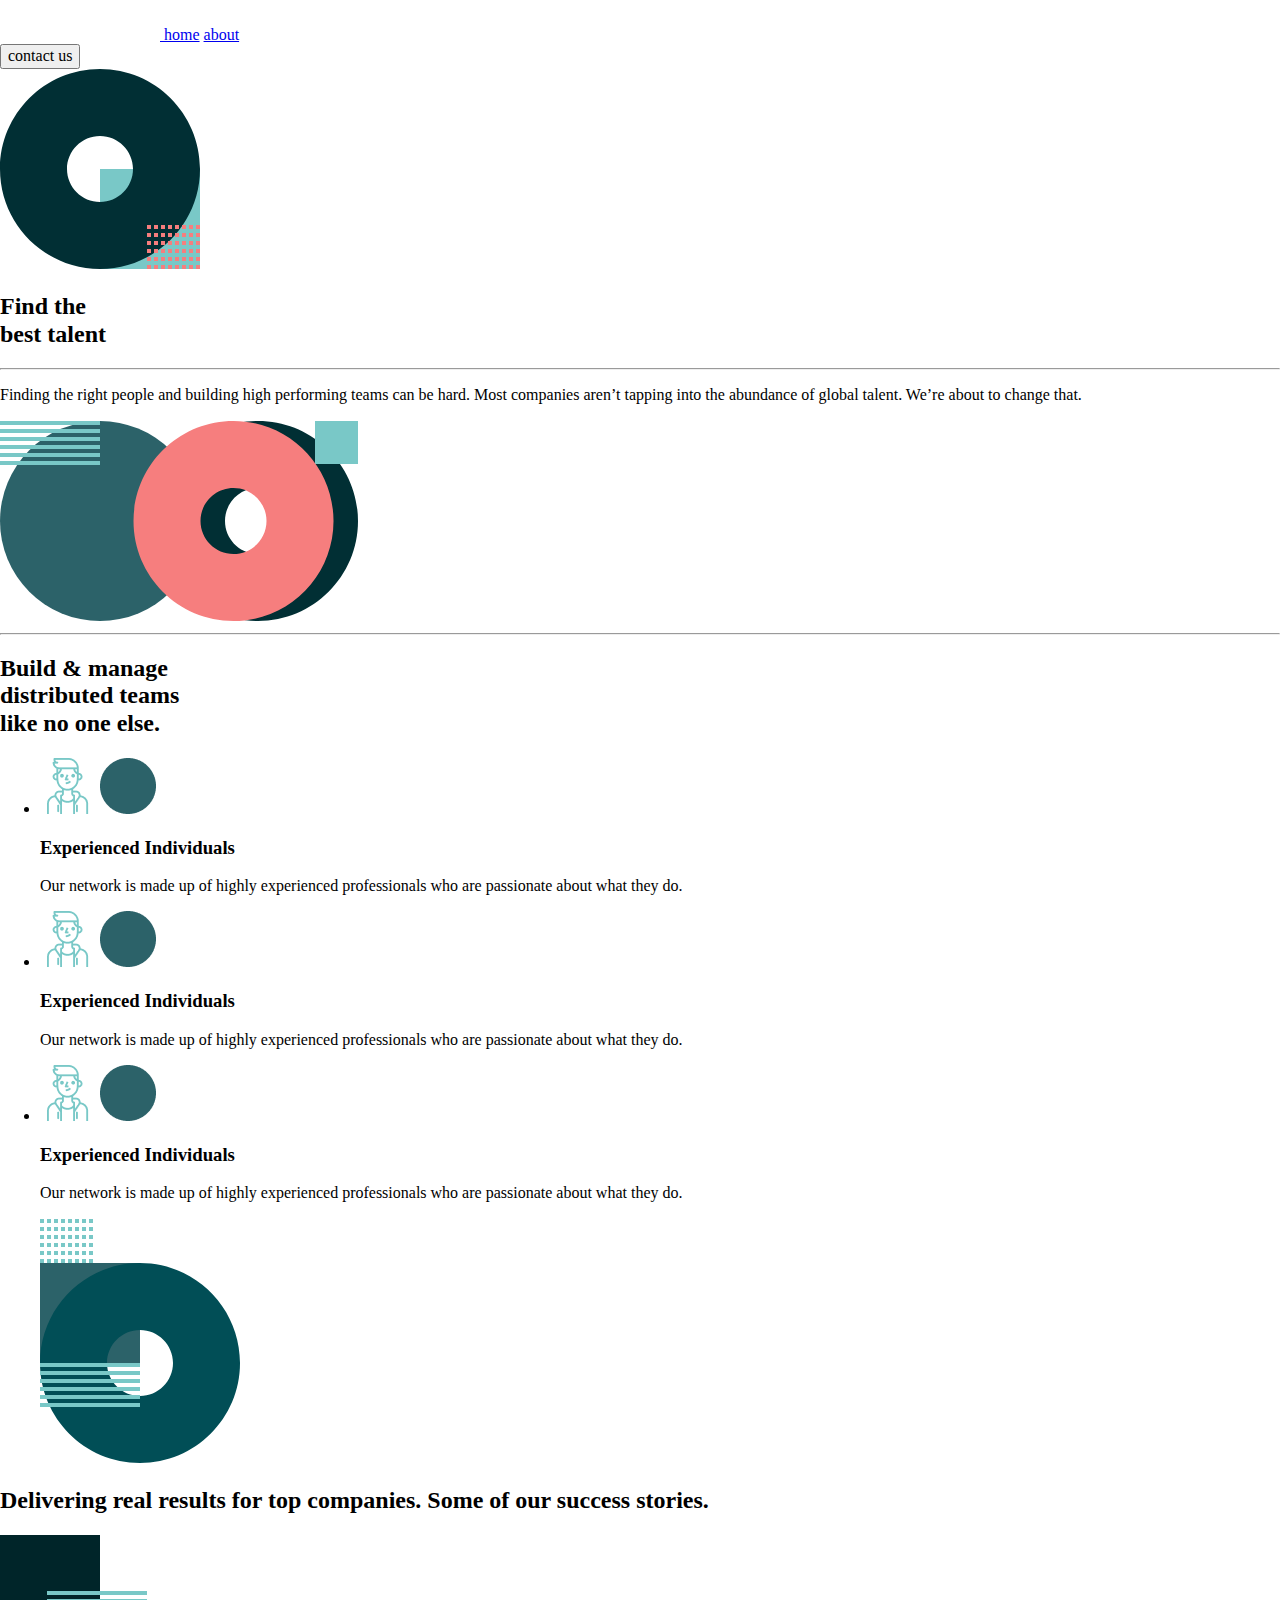
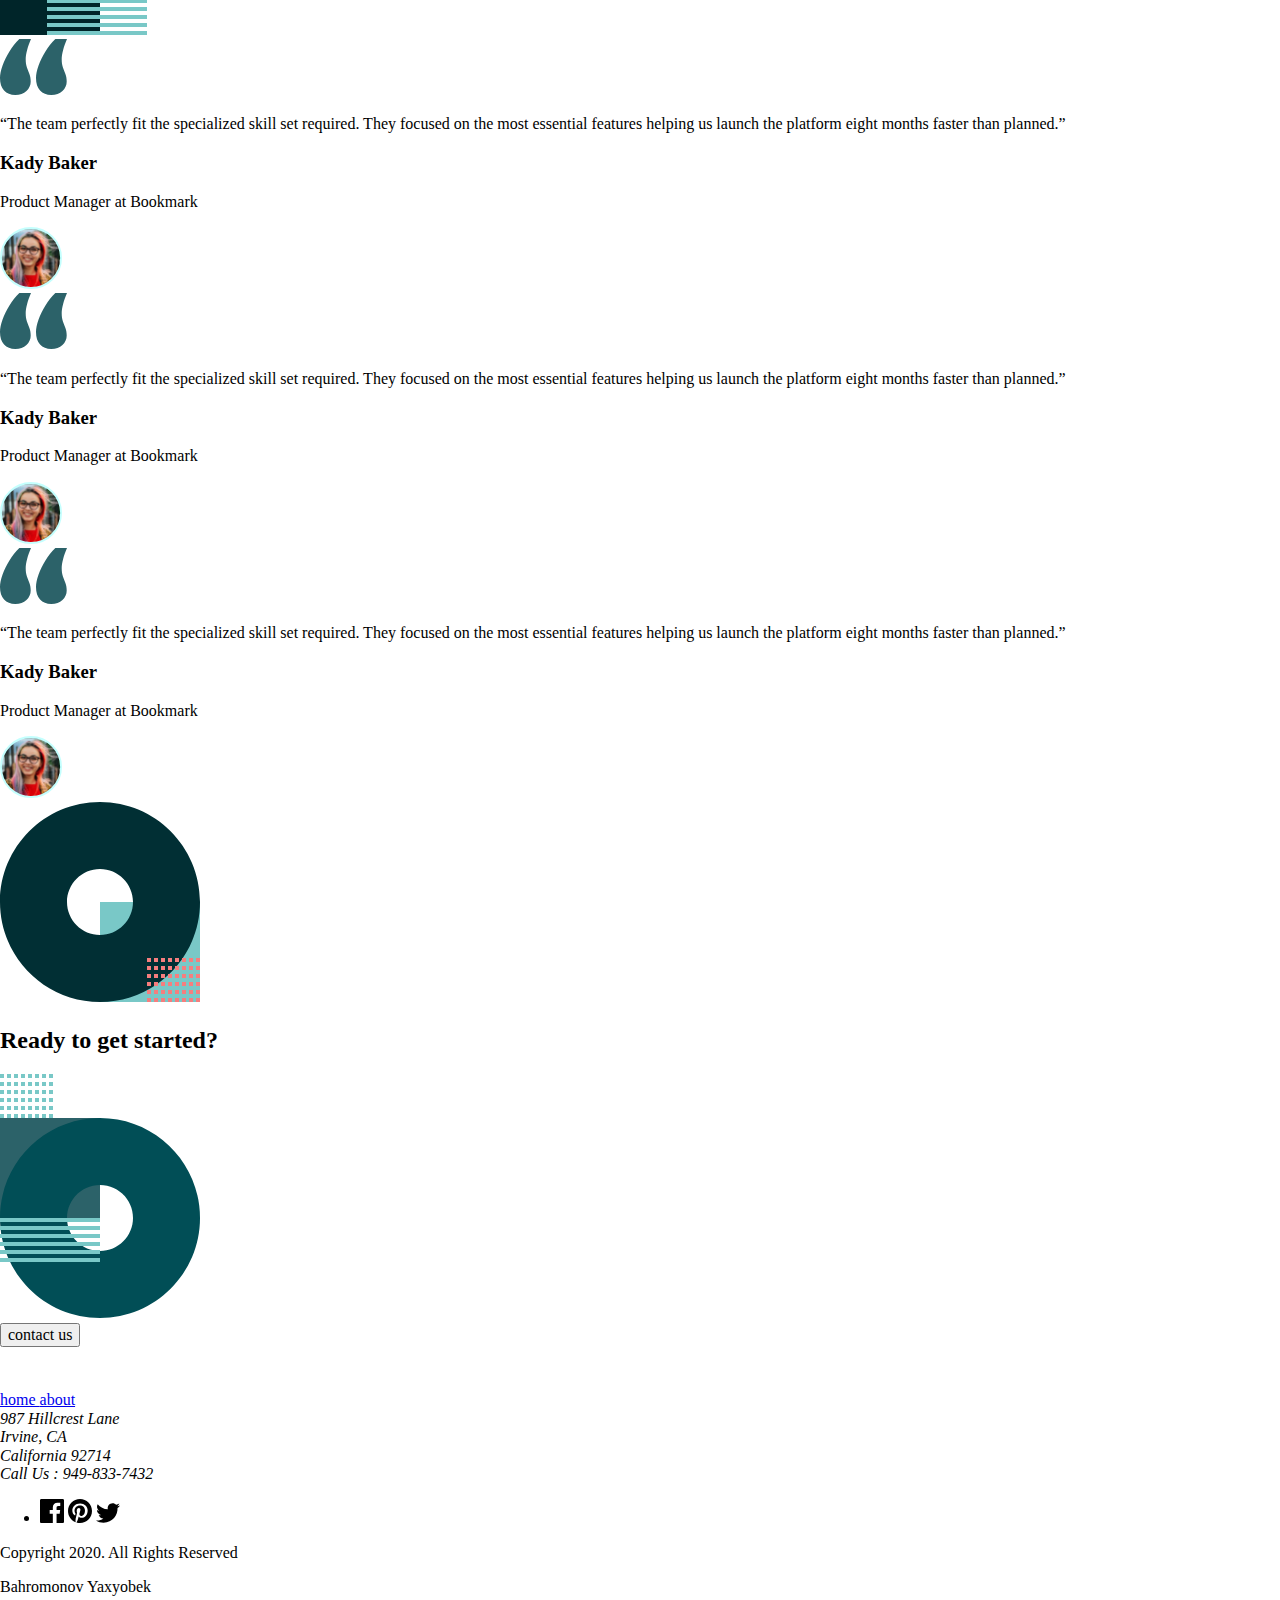
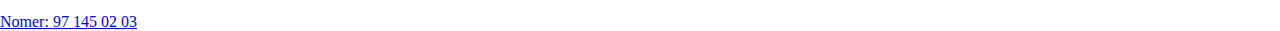
<file: index.html>
<!DOCTYPE html>
<html lang="uz">
<head>
    <meta charset="UTF-8">
    <meta http-equiv="X-UA-Compatible" content="IE=edge">
    <meta name="viewport" content="width=device-width, initial-scale=1.0">
    <title>myteam</title>
    <link rel="preconnect" href="https://fonts.googleapis.com">
    <link rel="preconnect" href="https://fonts.gstatic.com" crossorigin>
    <link href="https://fonts.googleapis.com/css2?family=Livvic:wght@600;700&display=swap" rel="stylesheet">
    <link rel="stylesheet" href="./css/noralize.css">
    <!-- <link rel="stylesheet" href="./css/style.css"> -->
</head>
<body>
    <!-- header -->
    <header class="header">
        <div class="container header__list"> 
            <!-- home about img -->
            <div class="header__list-home-about">
                <!-- header logo -->
                <a href="index.html" class="header__list-logo">
                    <img src="./img/myteam.png" alt="maytem" class="header__list-img">
                </a>
                <!-- home -->
                <a href="index.html" class="header__home home">home</a>
                <!-- about -->
                <a href="about.html" class="header__about about">about</a>
            </div>
            <!-- header btn -->
            <div class="header__btn">
                <a href="contact.html">
                    <button class="btn-green" type="submit">contact us</button>
                </a>
            </div>
        </div>
       
        <!-- hero -->
        <section class="hero container">
            <img class="hero__black" src="./img/black.svg" alt="" aria-hidden="true" width="200" height="200">
            <!-- Find the -->
            <div class="find__the">
                <h2 class="hero__h2">Find the <br> best <span class="hero__span">talent</span> </h2>
            </div>
            <!-- Finding -->
            <div class="hero__finding">
                <hr class="hero__hr">
                <div class="hero__text">
                    <p class="hero__poragrf">Finding the right people and building high performing teams can be hard. Most companies aren’t tapping into the abundance of global talent. We’re about to change that.</p>
                </div>
            </div>
            <img src="./img/red.svg" alt="" class="hero__pink">
        </section>
    </header>
    
    <!-- Main -->
    <main class="main ">
        <div class=" main__bulid-color">
            <!-- Bulid color -->
            <div class="bulid-container">
                <hr class="main__bosh-hr">
                <div class="main__ishlov">
                    <div class="main__bulid">
                        <h2 class="poragrf">Build & manage <br> distributed teams <br> like no one else.</h2>
                    </div>
                    <!-- Main ul-li -->
                    <ul class="main__ul">
                        <li class="mani__ul-li li">
                            <div class="main__img">
                                <img src="./img/odam.png" alt="odam" class="li-img">
                                <img src="./img/Oval Copy 4.png" alt="oval" class="li-img-oval">
                            </div>
                            <div class="main__indiviuals">
                                <h3 class="main__indiviuals-h3">Experienced Individuals</h3>
                                <div class="main__indiviuals-our">
                                    <p class="main__indiviuals-poragrf">Our network is made up of highly experienced professionals who are passionate about what they do.</p>
                                </div>
                            </div>
                        </li>
                        <!-- Li-2 -->
                        <li class="mani__ul-li li">
                            <div class="main__img">
                                <img src="./img/odam.png" alt="odam" class="li-img">
                                <img src="./img/Oval Copy 4.png" alt="oval" class="li-img-oval">
                            </div>
                            <div class="main__indiviuals">
                                <h3 class="main__indiviuals-h3">Experienced Individuals</h3>
                                <div class="main__indiviuals-our">
                                    <p class="main__indiviuals-poragrf">Our network is made up of highly experienced professionals who are passionate about what they do.</p>
                                </div>
                            </div>
                        </li>
                        <!-- Li-3 -->
                        <li class="mani__ul-li li">
                            <div class="main__img">
                                <img src="./img/odam.png" alt="odam" class="li-img">
                                <img src="./img/Oval Copy 4.png" alt="oval" class="li-img-oval">
                            </div>
                            <div class="main__indiviuals">
                                <h3 class="main__indiviuals-h3">Experienced Individuals</h3>
                                <div class="main__indiviuals-our">
                                    <p class="main__indiviuals-poragrf">Our network is made up of highly experienced professionals who are passionate about what they do.</p>
                                </div>
                            </div>
                        </li>
                        <img src="./img/green.svg" alt="" class="main__img-uch">
                    </ul>
                </div>
            </div>
        </div>
        <!-- Delivering -->
        <div class="main__delivering">
            <h2 class="main__delievring-h2">Delivering real results for top companies. Some of our  <span class="success">success stories.</span> </h2>
        </div>
        <!-- Delivering texts -->
        <div class="main__texts">
            <div class="container main__texts-team ">
                <img src="./img/reviews.svg" alt="" aria-hidden="true" class="main__tepa-img" width="147" height="100">
                <div class="main__ishlov-berish">
                    <!-- texts -->
                    <div class="main__perfectly">
                        <img src="./img/vergul.svg" alt="" class="main-texts-vergul">
                        <p class="main-the-team"> “The team perfectly fit the specialized skill set required. They focused on the most essential features helping us launch the platform eight months faster than planned.”</p>
                    </div>
                    
                    <div class="main__isishlov">
                        <div class="main__texts-kady">
                            <h3 class="main-texts-h3">Kady Baker</h3>
                            <p class="main-texts-manager">Product Manager at Bookmark</p>
                        </div>
                        <div class="main__texts-img">
                            <img src="./img/kady.svg" alt="" class="main-kady-baker" width="62" height="62">
                        </div>
                    </div>
                </div>
                <!-- texts-2 -->
                <div class="main__ishlov-berish">
                    <div class="main__perfectly">
                        <img src="./img/vergul.svg" alt="" class="main-texts-vergul">
                        <p class="main-the-team"> “The team perfectly fit the specialized skill set required. They focused on the most essential features helping us launch the platform eight months faster than planned.”</p>
                    </div>
                    
                    <div class="main__isishlov">
                        <div class="main__texts-kady">
                            <h3 class="main-texts-h3">Kady Baker</h3>
                            <p class="main-texts-manager">Product Manager at Bookmark</p>
                        </div>
                        <div class="main__texts-img">
                            <img src="./img/kady.svg" alt="" class="main-kady-baker" width="62" height="62">
                        </div>
                    </div>
                </div>
                <!-- texts-3 -->
                <div class="main__ishlov-berish">
                    <div class="main__perfectly">
                        <img src="./img/vergul.svg" alt="" class="main-texts-vergul">
                        <p class="main-the-team"> “The team perfectly fit the specialized skill set required. They focused on the most essential features helping us launch the platform eight months faster than planned.”</p>
                    </div>
                    
                    <div class="main__isishlov">
                        <div class="main__texts-kady">
                            <h3 class="main-texts-h3">Kady Baker</h3>
                            <p class="main-texts-manager">Product Manager at Bookmark</p>
                        </div>
                        <div class="main__texts-img">
                            <img src="./img/kady.svg" alt="" class="main-kady-baker" width="62" height="62">
                        </div>
                    </div>
                </div>
                <img src="./img/black.svg" alt="" aria-hidden="true" class="main__past-img" width="200" height="200">
            </div>
        </div>
    
        <!-- Ready -->
        <div class="main__ready">
            <div class="main__to-get-btn">
                <div class="main__started">
                    <h2 class="main__started-h2">Ready to get started?</h2>
                </div>
                <img src="./img/green.svg" alt="" aria-hidden="true" class="main__ready-img">
                <div class="main__psat-btn">
                    <a href="contact.html">
                        <button class="main__btn-pink">contact us</button>
                    </a>
                </div>
            </div>
        </div>
    </main>
    
    <!-- Footer -->
    <footer class="footer">
        <div class="container footer__list">
            <div class="footer__list-img-home">
                <div class="footer__list-home-about">
                    <a href="index.html" class="footer-maytem">
                        <img class="footer__mytema" src="./img/myteam.png" alt="maytem" width="160" height="40">
                    </a>
                    <!-- footer home -->
                    <div class="footer__home">
                        <a href="index.html" class="footer__list-home">home </a>
                        <a href="about.html" class="footer__list-about">about</a>
                    </div>
                </div>
                <!-- Footer lane -->
                <div class="footer__lane">
                    <address class="footer__adress">
                        987  Hillcrest Lane <br>
                        Irvine, CA <br>
                        California 92714 <br>
                        Call Us : 949-833-7432
                    </address>
                </div>
            </div>
            
            <!-- footer tarmoqlar -->
            <div class="footer__tarmoqlar">
                <ul class="footer__ul">
                    <li class="footer__li">
                        <!-- tarmoqlar -->
                        <svg class="footer__faceboook" width="24" height="24" 
                        viewBox="0 0 24 24" fill="none" xmlns="http://www.w3.org/2000/svg">
                        <path d="M22.675 0H1.325C0.593 0 0 0.593 0 1.325V22.676C0 23.407 0.593 24 1.325 24H12.82V14.706H9.692V11.084H12.82V8.413C12.82 5.313 14.713 3.625 17.479 3.625C18.804 3.625 19.942 3.724 20.274 3.768V7.008L18.356 7.009C16.852 7.009 16.561 7.724 16.561 8.772V11.085H20.148L19.681 14.707H16.561V24H22.677C23.407 24 24 23.407 24 22.675V1.325C24 0.593 23.407 0 22.675 0Z" fill="currentColor"/>
                    </svg>
                    <!-- Footer__pinterest -->
                    <svg class="footer__pinterest" width="24" height="24"
                    viewBox="0 0 24 24" fill="none" xmlns="http://www.w3.org/2000/svg">
                    <path d="M12 0C5.373 0 0 5.372 0 12C0 17.084 3.163 21.426 7.627 23.174C7.522 22.225 7.427 20.769 7.669 19.733C7.887 18.796 9.076 13.768 9.076 13.768C9.076 13.768 8.717 13.049 8.717 11.986C8.717 10.318 9.684 9.072 10.888 9.072C11.911 9.072 12.406 9.841 12.406 10.762C12.406 11.791 11.751 13.33 11.412 14.757C11.129 15.951 12.011 16.926 13.189 16.926C15.322 16.926 16.961 14.677 16.961 11.431C16.961 8.558 14.897 6.549 11.949 6.549C8.535 6.549 6.531 9.11 6.531 11.756C6.531 12.787 6.928 13.894 7.424 14.494C7.522 14.613 7.536 14.718 7.507 14.839L7.174 16.199C7.121 16.419 7 16.466 6.772 16.36C5.273 15.662 4.336 13.471 4.336 11.711C4.336 7.926 7.086 4.449 12.265 4.449C16.428 4.449 19.663 7.416 19.663 11.38C19.663 15.516 17.056 18.844 13.436 18.844C12.22 18.844 11.077 18.213 10.686 17.466L9.938 20.319C9.667 21.362 8.936 22.669 8.446 23.465C9.57 23.812 10.763 24 12 24C18.627 24 24 18.627 24 12C24 5.372 18.627 0 12 0Z" fill="currentColor"/>
                </svg>
                <!-- Footer twitter -->
                <svg class="footer__twitter" width="24" height="20"
                viewBox="0 0 24 20" fill="none" xmlns="http://www.w3.org/2000/svg">
                <path d="M24 2.55699C23.117 2.94899 22.168 3.21299 21.172 3.33199C22.189 2.72299 22.97 1.75799 23.337 0.607986C22.386 1.17199 21.332 1.58199 20.21 1.80299C19.313 0.845986 18.032 0.247986 16.616 0.247986C13.437 0.247986 11.101 3.21399 11.819 6.29299C7.728 6.08799 4.1 4.12799 1.671 1.14899C0.381 3.36199 1.002 6.25699 3.194 7.72299C2.388 7.69699 1.628 7.47599 0.965 7.10699C0.911 9.38799 2.546 11.522 4.914 11.997C4.221 12.185 3.462 12.229 2.69 12.081C3.316 14.037 5.134 15.46 7.29 15.5C5.22 17.123 2.612 17.848 0 17.54C2.179 18.937 4.768 19.752 7.548 19.752C16.69 19.752 21.855 12.031 21.543 5.10599C22.505 4.41099 23.34 3.54399 24 2.55699Z" fill="currentColor"/>
            </svg>
        </li>
    </ul>
    <p class="footer__tugash">Copyright 2020. All Rights Reserved</p>
    <div class="ism-nomer">
        <p class="isim">Bahromonov Yaxyobek</p>
        <a href="tel:+998971450203" class="nomer">Nomer: <span class="nomer-span">97 145 02 03</span> </a>
    </div>
</div>
</div>
</footer>

</body>
</html>
</file>
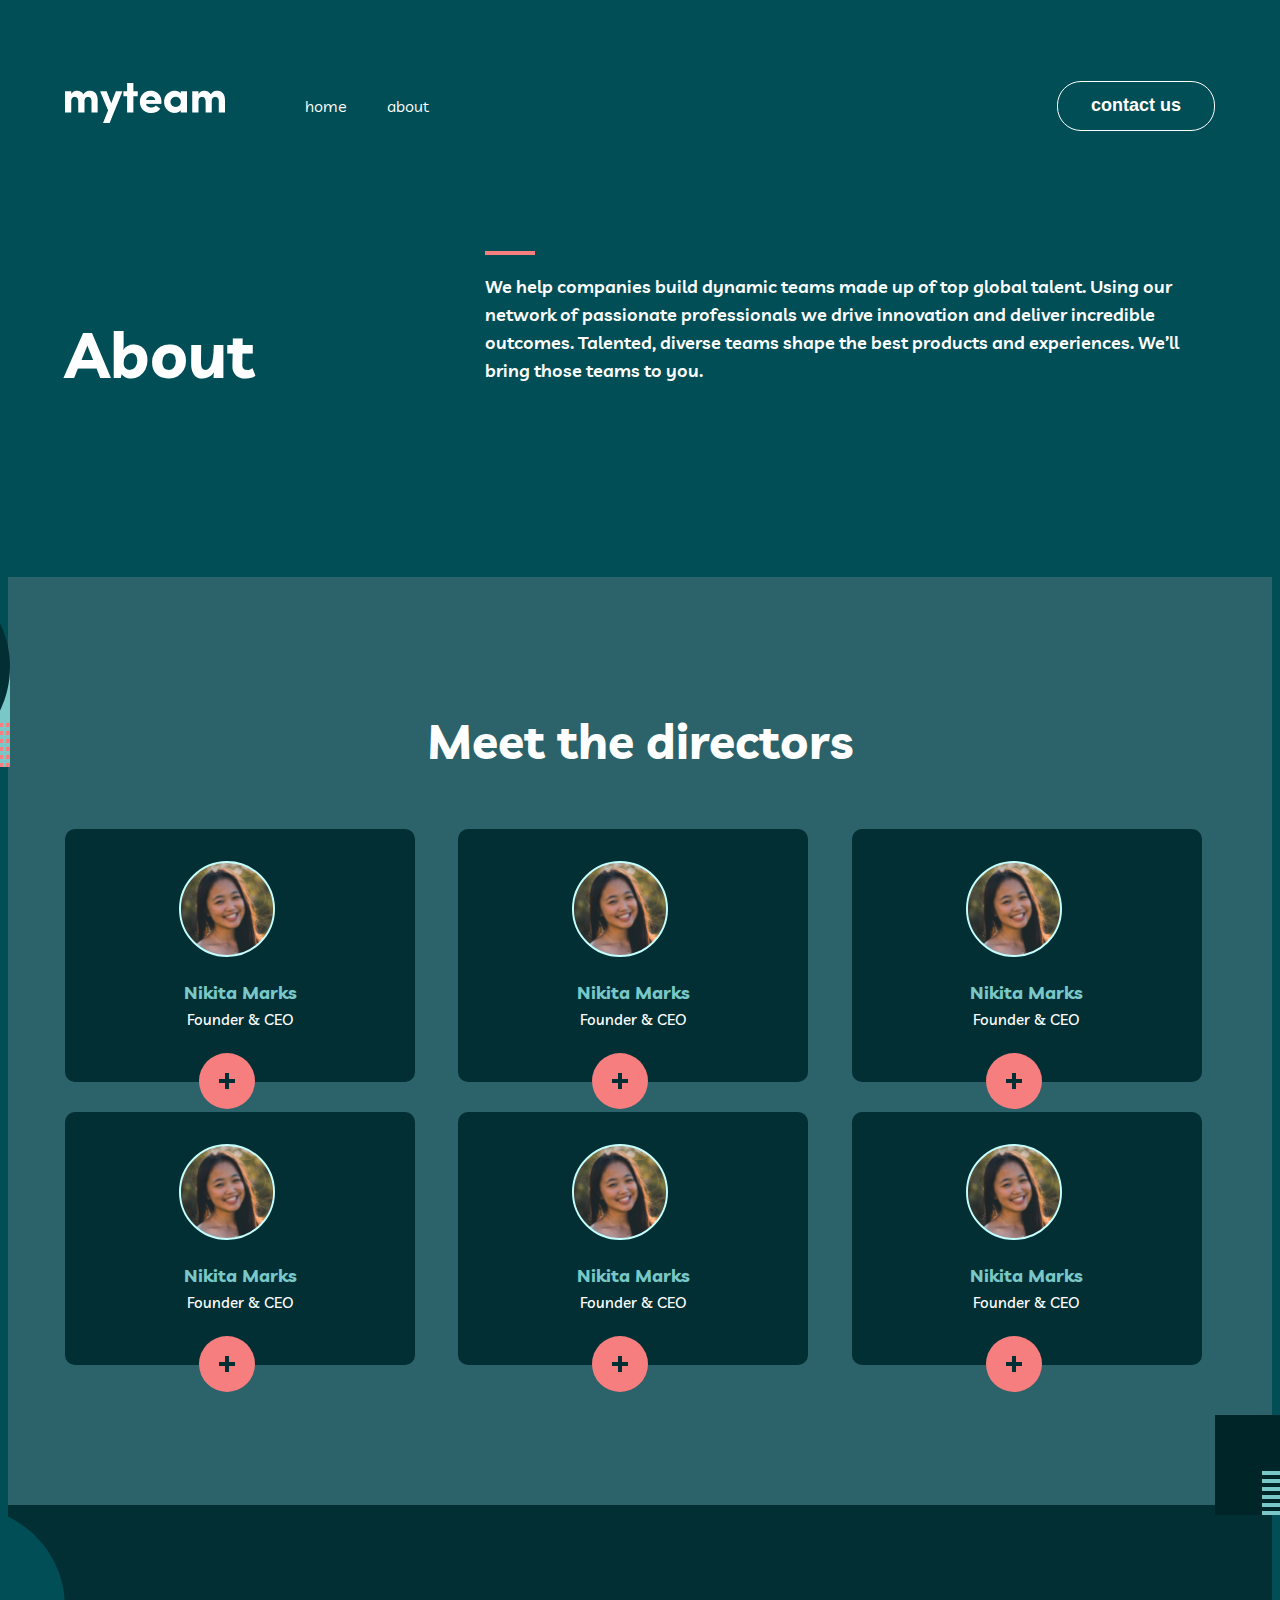
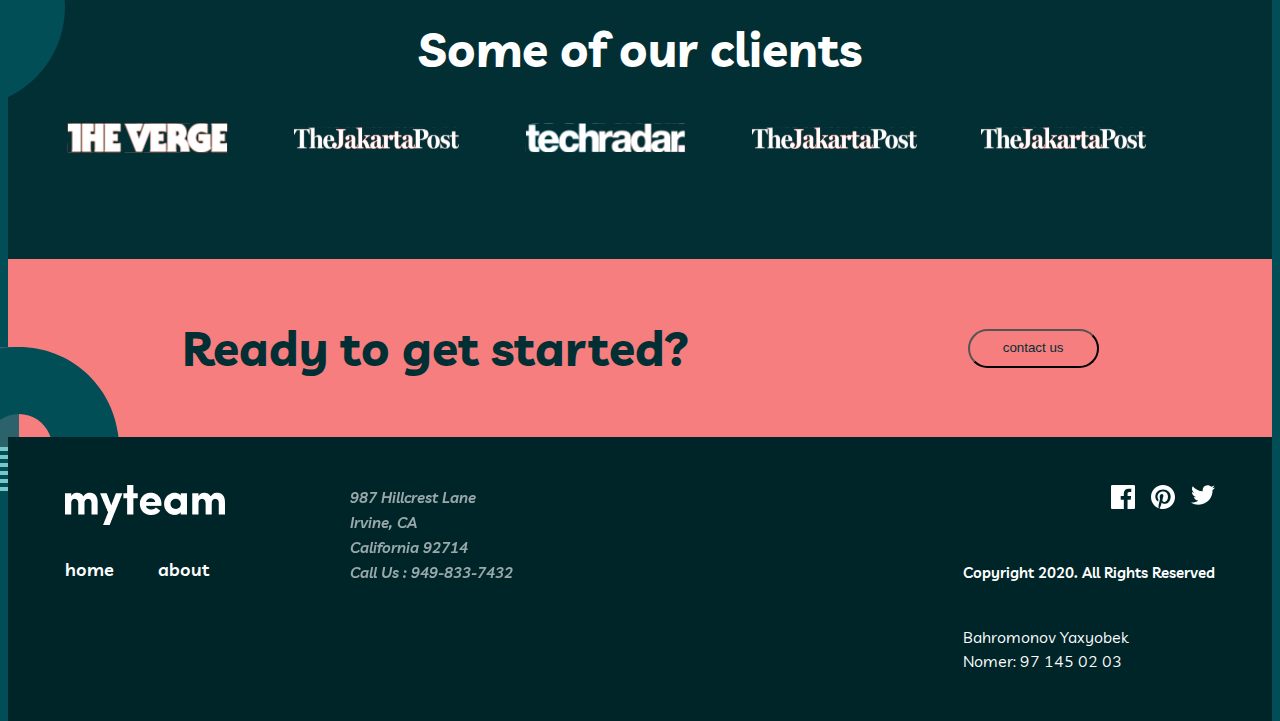
<file: about.html>
<!DOCTYPE html>
<html lang="uz">
<head>
    <meta charset="UTF-8">
    <meta http-equiv="X-UA-Compatible" content="IE=edge">
    <meta name="viewport" content="width=device-width, initial-scale=1.0">
    <title>myteam</title>
    <link rel="preconnect" href="https://fonts.googleapis.com">
    <link rel="preconnect" href="https://fonts.gstatic.com" crossorigin>
    <link href="https://fonts.googleapis.com/css2?family=Livvic:wght@600;700&display=swap" rel="stylesheet">
    <link rel="stylesheet" href="./css/style.css">
</head>
<body>
<!-- About - Desktop -->
<!-- Header About -->
<header class="header">
    <div class="container header__list"> 
        <!-- home about img -->
        <div class="header__list-home-about">
            <!-- header logo -->
            <a href="index.html" class="header__list-logo">
                <img src="./img/myteam.png" alt="maytem" class="header__list-img">
            </a>
            <!-- home -->
            <a href="index.html" class="header__home home">home</a>
            <!-- about -->
            <a href="about.html" class="header__about about">about</a>
        </div>
        <!-- header btn -->
        <div class="header__btn">
            <a href="contact.html">
                <a href="contact.html">
                    <button class="btn-green" type="submit">contact us</button>
                </a>
            </a>
        </div>
    </div>
    
    <!-- About hero -->
    <section class="container hero__ikki">
        <div class="hero-about">
            <h2 id="about" class="hero-h2">About</h2>
        </div>
        <div class="hero-about-text">
            <hr class="hero-hr">
            <p class="hero-poro">We help companies build dynamic teams made up of top global talent. Using our network of passionate professionals we drive innovation and deliver incredible outcomes. Talented, diverse teams shape the best products and experiences. We’ll bring those teams to you.</p>
        </div>
        <img src="./img/green.svg" alt="" aria-hidden="true" class="hero-img-ikki-red">
    </section>
</header>
<!-- Main About -->
<main class="main">
    
    <div class="main__about-color">
        <!-- main about bosh h2 -->
        <div class="main__about-directors">
            <img src="./img/black.svg" class="main__directors-img" alt="" aria-hidden="true" width="200" height="200">
            <h2 class="main__meet">Meet the directors</h2>
        </div>
        <!-- 1 -->
        <div class="container main__about">
            <div class="main_about-odamlar">
                <div class="main-about-nikita-marks">
                    <img src="./img/nikita.svg" alt="nikita" class="about-nikita" width="96" height="96">
                    <div class="main-nikita-ceo">
                        <h3 class="main-marks">Nikita Marks</h3>
                        <p class="main-marks-poro">Founder & CEO</p>
                    </div>
                    <img src="./img/+++++++++.svg" alt="" aria-hidden="true" class="main-marks-pilus" width="56" height="56">
                </div>
            </div>
            <!-- 2 -->
            <div class="main_about-odamlar">
                <div class="main-about-nikita-marks">
                    <img src="./img/nikita.svg" alt="nikita" class="about-nikita" width="96" height="96">
                    <div class="main-nikita-ceo">
                        <h3 class="main-marks">Nikita Marks</h3>
                        <p class="main-marks-poro">Founder & CEO</p>
                    </div>
                    <img src="./img/+++++++++.svg" alt="" aria-hidden="true" class="main-marks-pilus" width="56" height="56">
                </div>
            </div>
            <!-- 3 -->
            <div class="main_about-odamlar">
                <div class="main-about-nikita-marks">
                    <img src="./img/nikita.svg" alt="nikita" class="about-nikita" width="96" height="96">
                    <div class="main-nikita-ceo">
                        <h3 class="main-marks">Nikita Marks</h3>
                        <p class="main-marks-poro">Founder & CEO</p>
                    </div>
                    <img src="./img/+++++++++.svg" alt="" aria-hidden="true" class="main-marks-pilus" width="56" height="56">
                </div>
            </div>
            <!-- 4 -->
            <div class="main_about-odamlar">
                <div class="main-about-nikita-marks">
                    <img src="./img/nikita.svg" alt="nikita" class="about-nikita" width="96" height="96">
                    <div class="main-nikita-ceo">
                        <h3 class="main-marks">Nikita Marks</h3>
                        <p class="main-marks-poro">Founder & CEO</p>
                    </div>
                    <img src="./img/+++++++++.svg" alt="" aria-hidden="true" class="main-marks-pilus" width="56" height="56">
                </div>
            </div>
            <!-- 5 -->
            <div class="main_about-odamlar">
                <div class="main-about-nikita-marks">
                    <img src="./img/nikita.svg" alt="nikita" class="about-nikita" width="96" height="96">
                    <div class="main-nikita-ceo">
                        <h3 class="main-marks">Nikita Marks</h3>
                        <p class="main-marks-poro">Founder & CEO</p>
                    </div>
                    <img src="./img/+++++++++.svg" alt="" aria-hidden="true" class="main-marks-pilus" width="56" height="56">
                </div>
            </div>
            <!-- 6 -->
            <div class="main_about-odamlar">
                <div class="main-about-nikita-marks">
                    <img src="./img/nikita.svg" alt="nikita" class="about-nikita" width="96" height="96">
                    <div class="main-nikita-ceo">
                        <h3 class="main-marks">Nikita Marks</h3>
                        <p class="main-marks-poro">Founder & CEO</p>
                    </div>
                    <img src="./img/+++++++++.svg" alt="" aria-hidden="true" class="main-marks-pilus" width="56" height="56">
                    <img src="./img/reviews.svg" alt="" aria-hidden="true" class="main__odamlar-img">
                </div>
            </div>
        </div>
        <!-- Some of our clients -->
        <div class="main__some-color">
            <div class="main__some">
                <h2 class="main__some-h2">Some of our clients</h2>
            </div>
            <!-- Yozuvlar -->
            <div class="main__yozuvlar container">
                <img src="./img/green.svg" alt="" aria-hidden="true" class="main__yozuvlar-img">
                <img src="./img/the-verge@2x.svg" alt=""  aria-hidden="true" class="the-verge">
                <img src="./img/the-jakarta-post@2x.svg" alt=""  aria-hidden="true" class="the-verge">
                <img src="./img/techradar@2x.svg" alt=""  aria-hidden="true" class="the-verge">
                <img src="./img/the-jakarta-post@2x.svg" alt=""  aria-hidden="true" class="the-verge">
                <img src="./img/the-jakarta-post@2x.svg" alt=""  aria-hidden="true" class="the-verge">
            </div>
        </div>
    </div>
    <!--About Ready -->
    <div class="main__ready">
        <div class="main__to-get-btn">
            <div class="main__started">
                <h2 class="main__started-h2">Ready to get started?</h2>
            </div>
            <img src="./img/green.svg" alt="" aria-hidden="true" class="main__ready-img">
            <div class="main__psat-btn">
                <a href="contact.html">
                    <button class="main__btn-pink">contact us</button>
                </a>
            </div>
        </div>
    </div>
</main>
<!-- About footer -->
<!-- Footer about -->
<footer class="footer">
    <div class="container footer__list">
        <div class="footer__list-img-home">
            <div class="footer__list-home-about">
                <a href="index.html" class="footer-maytem">
                    <img class="footer__mytema" src="./img/myteam.png" alt="maytem" width="160" height="40">
                </a>
                <!-- footer home -->
                <div class="footer__home">
                    <a href="index.html" class="footer__list-home">home </a>
                    <a href="about.html" class="footer__list-about">about</a>
                </div>
            </div>
            <!-- Footer lane -->
            <div class="footer__lane">
                <address class="footer__adress">
                    987  Hillcrest Lane <br>
                    Irvine, CA <br>
                    California 92714 <br>
                    Call Us : 949-833-7432
                </address>
            </div>
        </div>
        
        <!-- footer tarmoqlar -->
        <div class="footer__tarmoqlar">
            <ul class="footer__ul">
                <li class="footer__li">
                    <!-- tarmoqlar -->
                    <svg class="footer__faceboook" width="24" height="24" 
                    viewBox="0 0 24 24" fill="none" xmlns="http://www.w3.org/2000/svg">
                    <path d="M22.675 0H1.325C0.593 0 0 0.593 0 1.325V22.676C0 23.407 0.593 24 1.325 24H12.82V14.706H9.692V11.084H12.82V8.413C12.82 5.313 14.713 3.625 17.479 3.625C18.804 3.625 19.942 3.724 20.274 3.768V7.008L18.356 7.009C16.852 7.009 16.561 7.724 16.561 8.772V11.085H20.148L19.681 14.707H16.561V24H22.677C23.407 24 24 23.407 24 22.675V1.325C24 0.593 23.407 0 22.675 0Z" fill="currentColor"/>
                </svg>
                <!-- Footer__pinterest -->
                <svg class="footer__pinterest" width="24" height="24"
                viewBox="0 0 24 24" fill="none" xmlns="http://www.w3.org/2000/svg">
                <path d="M12 0C5.373 0 0 5.372 0 12C0 17.084 3.163 21.426 7.627 23.174C7.522 22.225 7.427 20.769 7.669 19.733C7.887 18.796 9.076 13.768 9.076 13.768C9.076 13.768 8.717 13.049 8.717 11.986C8.717 10.318 9.684 9.072 10.888 9.072C11.911 9.072 12.406 9.841 12.406 10.762C12.406 11.791 11.751 13.33 11.412 14.757C11.129 15.951 12.011 16.926 13.189 16.926C15.322 16.926 16.961 14.677 16.961 11.431C16.961 8.558 14.897 6.549 11.949 6.549C8.535 6.549 6.531 9.11 6.531 11.756C6.531 12.787 6.928 13.894 7.424 14.494C7.522 14.613 7.536 14.718 7.507 14.839L7.174 16.199C7.121 16.419 7 16.466 6.772 16.36C5.273 15.662 4.336 13.471 4.336 11.711C4.336 7.926 7.086 4.449 12.265 4.449C16.428 4.449 19.663 7.416 19.663 11.38C19.663 15.516 17.056 18.844 13.436 18.844C12.22 18.844 11.077 18.213 10.686 17.466L9.938 20.319C9.667 21.362 8.936 22.669 8.446 23.465C9.57 23.812 10.763 24 12 24C18.627 24 24 18.627 24 12C24 5.372 18.627 0 12 0Z" fill="currentColor"/>
            </svg>
            <!-- Footer twitter -->
            <svg class="footer__twitter" width="24" height="20"
            viewBox="0 0 24 20" fill="none" xmlns="http://www.w3.org/2000/svg">
            <path d="M24 2.55699C23.117 2.94899 22.168 3.21299 21.172 3.33199C22.189 2.72299 22.97 1.75799 23.337 0.607986C22.386 1.17199 21.332 1.58199 20.21 1.80299C19.313 0.845986 18.032 0.247986 16.616 0.247986C13.437 0.247986 11.101 3.21399 11.819 6.29299C7.728 6.08799 4.1 4.12799 1.671 1.14899C0.381 3.36199 1.002 6.25699 3.194 7.72299C2.388 7.69699 1.628 7.47599 0.965 7.10699C0.911 9.38799 2.546 11.522 4.914 11.997C4.221 12.185 3.462 12.229 2.69 12.081C3.316 14.037 5.134 15.46 7.29 15.5C5.22 17.123 2.612 17.848 0 17.54C2.179 18.937 4.768 19.752 7.548 19.752C16.69 19.752 21.855 12.031 21.543 5.10599C22.505 4.41099 23.34 3.54399 24 2.55699Z" fill="currentColor"/>
        </svg>
    </li>
</ul>
<p class="footer__tugash">Copyright 2020. All Rights Reserved</p>
<div class="ism-nomer">
    <p class="isim">Bahromonov Yaxyobek</p>
    <a href="tel:+998971450203" class="nomer">Nomer: <span class="nomer-span">97 145 02 03</span> </a>
</div>
</div>
</div>
</footer>


</body>
</html>
</file>
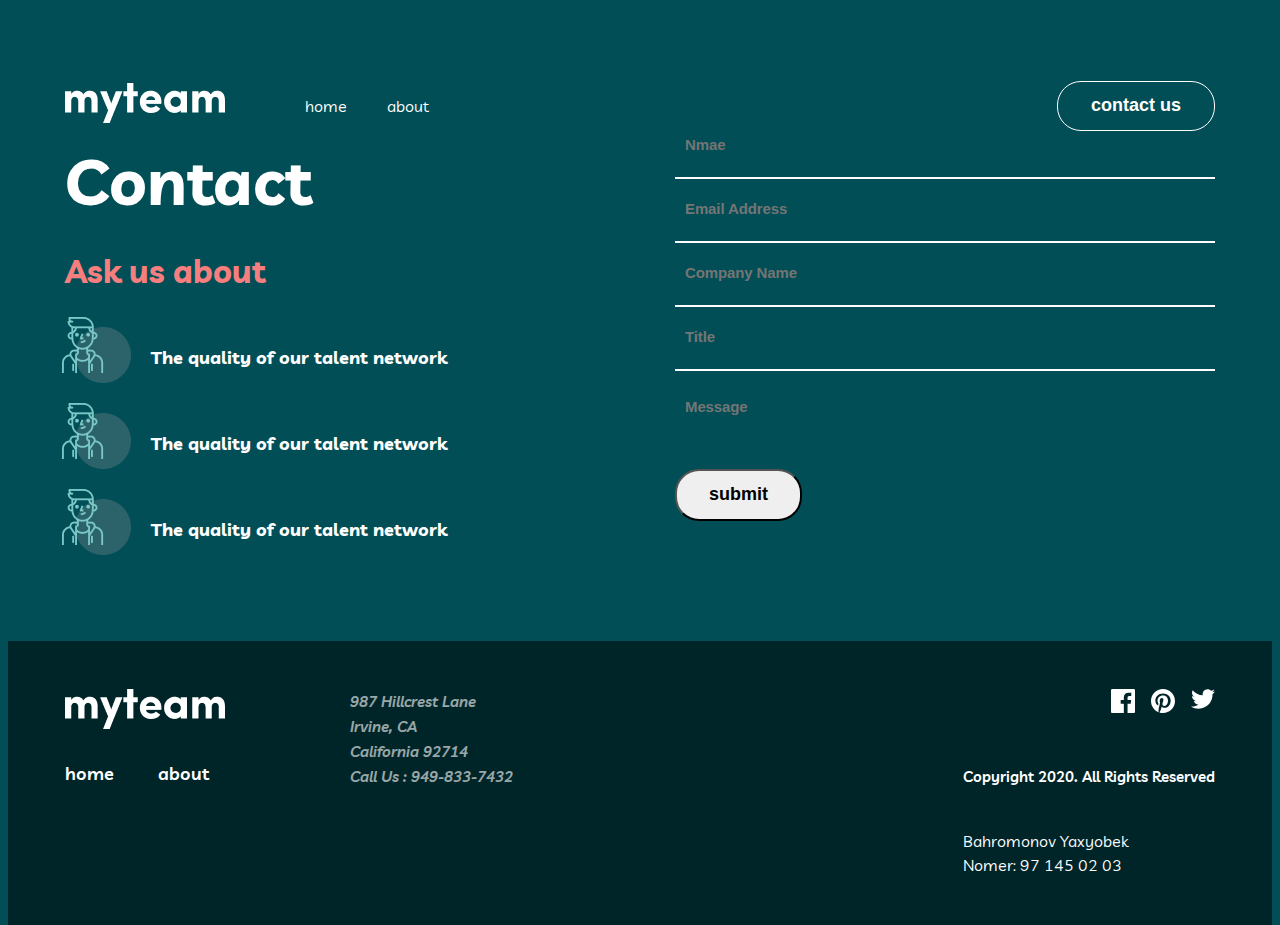
<file: contact.html>
<!DOCTYPE html>
<html lang="uz">
<head>
    <meta charset="UTF-8">
    <meta http-equiv="X-UA-Compatible" content="IE=edge">
    <meta name="viewport" content="width=device-width, initial-scale=1.0">
    <title>myteam</title>
    <link rel="preconnect" href="https://fonts.googleapis.com">
    <link rel="preconnect" href="https://fonts.gstatic.com" crossorigin>
    <link href="https://fonts.googleapis.com/css2?family=Livvic:wght@600;700&display=swap" rel="stylesheet">
    <link rel="stylesheet" href="./css/style.css">
</head>
<body>
    
    <!-- Header About -->
    <header class="header">
        <div class="container header__list"> 
            <!-- home about img -->
            <div class="header__list-home-about">
                <!-- header logo -->
                <a href="index.html" class="header__list-logo">
                    <img src="./img/myteam.png" alt="maytem" class="header__list-img">
                </a>
                <!-- home -->
                <a href="index.html" class="header__home home">home </a>
                <!-- about -->
                <a href="about.html" class="header__about about">about</a>
            </div>
            <!-- header btn -->
            <div class="header__btn">
                <button class="btn-green" type="submit">contact us</button>
            </div>
        </div>
    </header>
    <!-- Main About -->
    <main class="main">
        <section class=" container main__section">
            <div class="main__bolimlar">
                <div class="main__contact">
                    <h2 class="main-h2">Contact</h2>
                    <div class="main-ask">
                        <h3 class="main-ask-h3">Ask us about</h3>
                        <div class="main-quality">
                            <!-- Main ul-li -->
                            <ul class="main__ul">
                                <li class="mani__ulli">
                                    <div class="main__img">
                                        <img src="./img/odam.png" alt="odam" class="li-img">
                                        <img src="./img/Oval Copy 4.png" alt="oval" class="li-img-oval">
                                    </div>
                                    <div class="main__indiviuals">
                                        <div class="main__indiviuals-our">
                                            <p class="main__indiviuals-poragrfaf">The quality of our talent network</p>
                                        </div>
                                    </div>
                                </li>
                                <!-- Li-2 -->
                                <li class="mani__ulli">
                                    <div class="main__img">
                                        <img src="./img/odam.png" alt="odam" class="li-img">
                                        <img src="./img/Oval Copy 4.png" alt="oval" class="li-img-oval">
                                    </div>
                                    <div class="main__indiviuals">
                                        <div class="main__indiviuals-our">
                                            <p class="main__indiviuals-poragrfaf">The quality of our talent network</p>
                                        </div>
                                    </div>
                                </li>
                                <!-- Li-3 -->
                                <li class="mani__ul-li li">
                                    <div class="main__img">
                                        <img src="./img/odam.png" alt="odam" class="li-img">
                                        <img src="./img/Oval Copy 4.png" alt="oval" class="li-img-oval">
                                    </div>
                                    <div class="main__indiviuals">
                                        <div class="main__indiviuals-our">
                                            <p class="main__indiviuals-poragrfaf">The quality of our talent network</p>
                                        </div>
                                    </div>
                                </li>
                            </ul>
                        </div>
                    </div>
                </div>

                <div class="main__inputlar">
                    <form action="https://echo.htmlacademy.ru">
                        <div class="inputlar">
                            <input class="main-name" type="name" placeholder="Nmae" name="ismi" required >
                          
                            <input type="email" name="email" class="main-email" placeholder="Email Address" required>
                            <p class="main-field">This field is required</p>
                            <p class="main-fielda">ota gozal</p>
                          
                            <input type="text" class="company-name" name="Company Name" placeholder="Company Name" required>
                          
                            <input type="text" placeholder="Title" class="title" required>
                          
                            <input type="text" placeholder="Message" class="message" required >
                            <button class="contact__btn" type="submit">submit</button>
                        </div>
                    </form>
                </div>
            </div>
        </section>
        
    </main>
    <!-- About footer -->
    <!-- Footer about -->
    <footer class="footer">
        <div class="container footer__list">
            <div class="footer__list-img-home">
                <div class="footer__list-home-about">
                    <a href="index.html" class="footer-maytem">
                        <img class="footer__mytema" src="./img/myteam.png" alt="maytem" width="160" height="40">
                    </a>
                    <!-- footer home -->
                    <div class="footer__home">
                        <a href="index.html" class="footer__list-home">home </a>
                        <a href="about.html" class="footer__list-about">about</a>
                    </div>
                </div>
                <!-- Footer lane -->
                <div class="footer__lane">
                    <address class="footer__adress">
                        987  Hillcrest Lane <br>
                        Irvine, CA <br>
                        California 92714 <br>
                        Call Us : 949-833-7432
                    </address>
                </div>
            </div>
            
            <!-- footer tarmoqlar -->
            <div class="footer__tarmoqlar">
                <ul class="footer__ul">
                    <li class="footer__li">
                        <!-- tarmoqlar -->
                        <svg class="footer__faceboook" width="24" height="24" 
                        viewBox="0 0 24 24" fill="none" xmlns="http://www.w3.org/2000/svg">
                        <path d="M22.675 0H1.325C0.593 0 0 0.593 0 1.325V22.676C0 23.407 0.593 24 1.325 24H12.82V14.706H9.692V11.084H12.82V8.413C12.82 5.313 14.713 3.625 17.479 3.625C18.804 3.625 19.942 3.724 20.274 3.768V7.008L18.356 7.009C16.852 7.009 16.561 7.724 16.561 8.772V11.085H20.148L19.681 14.707H16.561V24H22.677C23.407 24 24 23.407 24 22.675V1.325C24 0.593 23.407 0 22.675 0Z" fill="currentColor"/>
                    </svg>
                    <!-- Footer__pinterest -->
                    <svg class="footer__pinterest" width="24" height="24"
                    viewBox="0 0 24 24" fill="none" xmlns="http://www.w3.org/2000/svg">
                    <path d="M12 0C5.373 0 0 5.372 0 12C0 17.084 3.163 21.426 7.627 23.174C7.522 22.225 7.427 20.769 7.669 19.733C7.887 18.796 9.076 13.768 9.076 13.768C9.076 13.768 8.717 13.049 8.717 11.986C8.717 10.318 9.684 9.072 10.888 9.072C11.911 9.072 12.406 9.841 12.406 10.762C12.406 11.791 11.751 13.33 11.412 14.757C11.129 15.951 12.011 16.926 13.189 16.926C15.322 16.926 16.961 14.677 16.961 11.431C16.961 8.558 14.897 6.549 11.949 6.549C8.535 6.549 6.531 9.11 6.531 11.756C6.531 12.787 6.928 13.894 7.424 14.494C7.522 14.613 7.536 14.718 7.507 14.839L7.174 16.199C7.121 16.419 7 16.466 6.772 16.36C5.273 15.662 4.336 13.471 4.336 11.711C4.336 7.926 7.086 4.449 12.265 4.449C16.428 4.449 19.663 7.416 19.663 11.38C19.663 15.516 17.056 18.844 13.436 18.844C12.22 18.844 11.077 18.213 10.686 17.466L9.938 20.319C9.667 21.362 8.936 22.669 8.446 23.465C9.57 23.812 10.763 24 12 24C18.627 24 24 18.627 24 12C24 5.372 18.627 0 12 0Z" fill="currentColor"/>
                </svg>
                <!-- Footer twitter -->
                <svg class="footer__twitter" width="24" height="20"
                viewBox="0 0 24 20" fill="none" xmlns="http://www.w3.org/2000/svg">
                <path d="M24 2.55699C23.117 2.94899 22.168 3.21299 21.172 3.33199C22.189 2.72299 22.97 1.75799 23.337 0.607986C22.386 1.17199 21.332 1.58199 20.21 1.80299C19.313 0.845986 18.032 0.247986 16.616 0.247986C13.437 0.247986 11.101 3.21399 11.819 6.29299C7.728 6.08799 4.1 4.12799 1.671 1.14899C0.381 3.36199 1.002 6.25699 3.194 7.72299C2.388 7.69699 1.628 7.47599 0.965 7.10699C0.911 9.38799 2.546 11.522 4.914 11.997C4.221 12.185 3.462 12.229 2.69 12.081C3.316 14.037 5.134 15.46 7.29 15.5C5.22 17.123 2.612 17.848 0 17.54C2.179 18.937 4.768 19.752 7.548 19.752C16.69 19.752 21.855 12.031 21.543 5.10599C22.505 4.41099 23.34 3.54399 24 2.55699Z" fill="currentColor"/>
            </svg>
        </li>
    </ul>
    <p class="footer__tugash">Copyright 2020. All Rights Reserved</p>
    <div class="ism-nomer">
        <p class="isim">Bahromonov Yaxyobek</p>
        <a href="tel:+998971450203" class="nomer">Nomer: <span class="nomer-span">97 145 02 03</span> </a>
    </div>
</div>
</div>
</footer>


</body>
</html>
</file>
<file: css/style.css>
html{
    box-sizing: border-box;
    scroll-behavior: smooth;
    height: 100%;
}
:root {
    --midnight-green:#014E56;
    --light-coral:#F67E7E;
    --White:#fff;
    --rapture-blue:#79C8C7;
    --police-blue:#2C6269;
    --deep-jungle-green:: #004047;
    --sacramento-state-green:#012F34;
    --dark-green:#002529;
}
*, 
*::after,
*::before{
    box-sizing: inherit;
}
*:focus {
    outline: 5px dotted red;
    outline-offset: 5px;
    border-radius: 5px;
}
body {
    display: flex;
    flex-direction: column;
    height: 100%;
    font-family: 'Livvic', sans-serif;
    font-weight: 400;
    font-size: 16px;
    line-height: 1.5;
    background-color: #fff;
    color:#fff;
    background-color:var(--midnight-green);
    overflow-x: hidden;
}

.container {
    width: 100%;
    max-width: 1150px;
    /* padding-left: 20px;
    padding-right: 20px; */
    margin-left: auto;
    margin-right: auto;
}
main {
    flex-grow: 1;
}
/* .header */

.header__list {
    display: flex;
    justify-content: space-between;
    align-items: center;
    padding-top: 73px;
}

.header__list-logo  {
    margin-right: 80px;
}

.header__list-img {
    width: 160px;
    height: 40px;
}
.header__list-img:hover {
    opacity: 0.6;
}
.header__list-home-about {
    display: flex;
    align-items: center;
}
.header__home ,.header__about  {
    text-decoration: none;
}
.home,.about {
    color: var(--White);
    transition: 0.5s color ease;
}
.home,.about:not(:last-child) {
    margin-right: 40px;
}
.home:hover,
.about:hover {
    color: var(--light-coral);
}
.btn-green {
    font-size: 18px;
    font-weight: 600;
    line-height: 28px;
    padding: 9px 33px 11px;
    border-radius: 24px;
    background-color: var(--midnight-green);
    color:var(--White);
    border: 1px solid white;
    transition: background-color 1s ease;
}
.btn-green:hover {
    background-color: var(--White);
    color: var(--dark-green);
}
.btn-pink {
    font-size: 18px;
    font-weight: 600;
    line-height: 28px;
    padding: 9px 33px 11px;
    border-radius: 24px;
    background-color: var(--light-coral);
    color:var(--sacramento-state-green);
    transition: 0.5s background-color ease;
}
.btn-pink:hover {
    background-color: var(--midnight-green);
}
.hero {
    width: 100%;
    max-width: 1150px;
    padding-top: 129px;
    display: flex;
    justify-content: space-between;
    padding-bottom: 250px;
    position: relative;
}
.hero__black {
    left: 0;
    left: -251px;
    position: absolute;
}
.find__the {
    max-width: 635px;
}
.hero__h2 {
    font-size: 100px;
    font-weight: 700;
    line-height: 100px;
    color: var(--White);
    margin: 0;
    margin-right: 20px;
}
.hero__span {
    color: var(--light-coral);
}
.hero__hr {
    width: 50px;
    height: 4px;
    color: var(--rapture-blue);
    margin: 0;
    margin-bottom: 79px;
}
.hero__poragrf {
    max-width: 445px;
    font-size: 18px;
    font-weight: 600;
    line-height: 28px;
    color: var(--White);
    margin: 0;
    position: relative;
}
.hero__pink {
    right: 20px;
    bottom: -100px;
    position: absolute;
    z-index: -1;
}
.main {
    color: var(--);
}
.main__bulid-color {
    padding-top: 140px;
    padding-bottom: 140px;
    background: #012F34;
}
.bulid-container {
    width: 100%;
    max-width: 1150px;
    margin-left: auto;
    margin-right: auto;
    position: relative;
}
.main__ishlov {
    display: flex;   
    justify-content: space-between;
}
.main__bosh-hr {
    width: 50px;
    height: 4px;
    background-color: var(--light-coral);
    margin: 0;
    padding: 0;
    margin-bottom: 54px;
}
.poragrf {
    font-size: 48px;
    font-weight: 700;
    line-height: 48px;
    margin: 0;
}
.mani__ul-li {
    width: 100%;
    max-width: 540px;
    align-items: center;
    display: flex;
    justify-content: space-between;
    align-items: center;
}
.li {
    list-style: none;
    display: flex;
    align-items: center;
}
.li:not(:last-child) {
    margin-bottom: 32px;
}
.main__img {
    position: relative;
    left: 10px;
    margin-right: 30px;
}
.li-img {
    position:absolute;
    right: 10px;
    top: -10px;
    left: -20px;
}
.main__indiviuals-h3 {
    font-size: 18px;
    font-weight: 700;
    line-height: 28px;
    color: var(--light-coral);
    margin: 0;
    padding: 0;
    margin-bottom: 16px;
}
.main__indiviuals-our {
    display: flex;
    flex-direction: column;
}
.main__indiviuals-poragrf {
    font-size: 15px;
    font-weight: 600;
    line-height: 25px;
    margin: 0;
    padding: 0;
}
.main__img-uch   {
    position: absolute;
    top: 370px;
    right: -265px;
    bottom: -200px;
}
.main__delivering {
    max-width: 932px;
    margin-left: auto;
    margin-right: auto;
    padding-top: 140px;
    padding-bottom: 56px;
}
.main__delievring-h2 {
    font-size: 48px;
    font-weight: 700;
    line-height: 48px;
    text-align: center;
    margin: 0;
}
.success {
    color: var(--rapture-blue);
}
.main__texts {
    padding-bottom: 140px;
}
.main__texts-team {
    display: flex;
    position: relative;
}
.main__texts:not(:last-child) {
    margin-right: 50px;
}
.main__tepa-img {
    top: -295px;
    left: -160px;
    position: absolute;
}
.main__ishlov-berish:not(:last-child) {
    margin-right: 30px;
    
}
.main__perfectly {
    margin-bottom: 24px;
    position: relative;
}
.main-texts-vergul {
    position: absolute;
    left: 140px;
    top: -40px;
    z-index: -1;
}
.main-the-team {
    max-width: 350px;
    font-size: 15px;
    font-weight: 600;
    line-height: 25px;
    text-align: center;
    margin: 0;
    padding: 0;
}
.main__texts-kady {
    max-width: 350px;
    text-align: center;
    margin-bottom: 32px;
}
.main-texts-h3 {
    font-size: 18px;
    font-weight: 700;
    line-height: 28px;
    color: var(--rapture-blue);
    margin: 0;
    margin-bottom: 2px;
}
.main-texts-manager {
    font-size: 13px;
    font-weight: 500;
    line-height: 18px;
    margin: 0;
}
.main__texts-img {
    max-width: 350px;
    text-align: center;
}
.main-kady-baker {
    position: relative;
}
.main__past-img {
    position: absolute;
    z-index: -1;
    bottom: -240px;
    right: -110px;
}
.main__ready {
    background-color: var(--light-coral);
}
/* Change Autocomplete styles in Chrome*/
input:-webkit-autofill,
input:-webkit-autofill:hover, 
input:-webkit-autofill:focus,
textarea:-webkit-autofill,
textarea:-webkit-autofill:hover,
textarea:-webkit-autofill:focus,
select:-webkit-autofill,
select:-webkit-autofill:hover,
select:-webkit-autofill:focus {
    
    border-bottom: 1px solid var(--white);
    -webkit-text-fill-color: var(--white);
    opacity: 0.6;
    transition: background-color 5000s ease-in-out 0s;
}
.main__to-get-btn {
    padding-top: 76px;
    padding-bottom: 76px;
    max-width: 917px;
    margin-left: auto;
    margin-right: auto;
    display: flex;
    align-items: center;
    justify-content: space-between;
    position: relative;
    padding: 0;
    padding-top: 25px;
    padding-bottom: 25px;
}
.main__started-h2 {
    font-size: 48px;
    font-weight: 700;
    line-height: 48px;
    color: var(--sacramento-state-green);
}
.main__ready-img {
    left: -263px;
    bottom:-110px;
    position: absolute;
}

.main__btn-pink {
    padding: 9px 33px 11px;
    background-color: var(--light-coral);
    color: var(--sacramento-state-green);
    transition: 1s background-color ease;
    border-radius: 24px;
    
}
.main__btn-pink:hover {
    background-color: var(--sacramento-state-green);
    color: var(--White);
}
.footer {
    background-color: var(--dark-green);
    z-index: 1;
    margin-bottom: 300px;
}
.footer__list {
    display: flex;
    justify-content: space-between;
    padding-top: 48px;
    padding-bottom: 48px;
}
.footer__list-img-home {
    display: flex;
}
.footer__list-home-about {
    margin-right: 125px;
}
.footer__mytem {
    max-width: 160px;
}
.footer__mytema {
    margin-bottom: 25px;
    transition: 2s color ease;
}
.footer__mytema:hover {
    color: var(--White);
    opacity: 0.6;
}
.footer__home {
    width: 100%;
    max-width: 160px;
}
.footer__list-home {
    font-size: 18px;
    font-weight: 600;
    line-height: 28px;
    text-decoration: none;
    color: var(--White);
    margin: 0;
    display: inline-block;
    margin-right: 40px;
    transition: 1s color ease;
}
.footer__list-about {
    font-size: 18px;
    font-weight: 600;
    line-height: 28px;
    text-decoration: none;
    color: var(--White); 
    margin: 0;
    transition: 1s color ease;
}
.footer__list-home:hover,
.footer__list-about:hover {
    color: var(--light-coral);
}
.footer__adress {
    font-size: 15px;
    font-weight: 600;
    line-height: 25px;
    color: var(--White);
    opacity: 0.6;
}
.footer__ul {
    margin: 0;
}
.footer__li {
    margin-bottom: 51px;
    display: flex;
    justify-content: end;
}
.footer__li:not(:last-child) {
    margin-right: 16px;
}
.footer__faceboook {
    margin-right: 16px;
    list-style: none;
    transition: 0.5s color ease;
}
.footer__pinterest {
    margin-right: 16px;
    list-style: none;
    transition: 0.5s color ease;
}
.footer__twitter {
    transition: 0.5s color ease;
}
.footer__faceboook:hover,.footer__pinterest:hover,
.footer__twitter:hover {
    color: var(--light-coral);
}
.footer__tugash {
    font-size: 15px;
    font-weight: 600;
    line-height: 25px;
    text-align: right;
    margin: 0;
}

* {
    user-select: none;
}

/* About */
.hero__ikki {
    display: flex;
    justify-content: space-between;
    position: relative;
    padding-top: 120px;
    padding-bottom: 120px;
}
.hero-h2 {
    left: 165px;
    top: -241px;
    max-width: 350px;
    font-size: 64px;
    font-weight: 700;
    line-height: 100px;
    
}
.hero-hr {
    width: 50px;
    height: 4px;
    margin: 0;
    background-color: var(--light-coral);
    border: none;
}
.hero-poro {
    max-width: 730px;
    font-size: 18px;
    font-weight: 600;
    line-height: 28px;
    position: relative;
}
.hero-img-ikki-red {
    position: absolute;
    right: -265px;
    bottom: 40px;
}
/* Main */
.main__about-color {
    background-color: var(--police-blue);
    padding-top: 140px;
    
}
.main__about-directors {
    max-width: 920px;
    margin-left: auto;
    margin-right: auto;
    padding-bottom: 64px;
    position: relative;
}
.main__directors-img {
    position: absolute;
    left: -370px;
    top: -150px;
}
.main__meet {
    font-size: 48px;
    font-weight: 700;
    line-height: 48px;
    text-align: center;
    margin: 0;
}
.main__about {
    display: grid;
    grid-template-columns: auto auto auto;
    grid-template-rows: repeat( 1fr, 2);
    gap: 30px;
    padding-bottom: 140px;
    
}
.main_about-odamlar {
    max-width: 350px;
    height: 253px;
    background-color: var(--sacramento-state-green);
    padding: 32px 24px 56px 24px;
    border-radius: 10px;
    position: relative;
}
.about-nikita {
    margin-left: 90px;
    margin-bottom: 16px;
}
.main-marks {
    font-size: 18px;
    font-weight: 700;
    line-height: 28px;
    text-align: center;
    color: var(--rapture-blue);
    margin: 0;
    padding: 0;
}
.main-marks-poro {
    font-size: 15px;
    font-weight: 500;
    line-height: 25px;
    text-align: center;
    margin: 0;
    padding: 0;
}
.main-marks-pilus {
    position: absolute;
    right: 160px;
    bottom: -27px;
}
.main__odamlar-img {
    position: absolute;
    right: -160px;
    bottom: -150px;
}
.main__some-color {
    background-color: var(--sacramento-state-green);
}
.main__some {
    max-width: 920px;
    margin-right: auto;
    margin-left: auto;
    padding-top: 120px;
    margin-bottom: 50px;
}
.main__some-h2 {
    font-size: 48px;
    font-weight: 700;
    line-height: 48px;
    text-align: center;
    margin: 0;
}
.main__yozuvlar {
    padding-bottom: 100px;
    position: relative;
}
.main__yozuvlar-img {
    position: absolute;
    top: -260px;
    left: -200px;
}
.the-verge {
    width: 165px;
    height: 30px;
}
.the-verge:not(:last-child) {
    margin-right: 60px;
}
.ism-nomer {
    margin-top: 40px;
}
.isim {
    margin: 0;
}
.nomer {
    text-decoration: none;
    color: var(--White);
}
.nomer-span {
    color: var(--White);
}
.nomer:hover {
    opacity: 0.6;
}
.contact__desktop {
    margin-right: auto;
    margin-left: auto;
    color: var(--light-coral);
    font-size: 100px;
    padding: 0;
}
.main-h2 {
    width: 350px;
    font-size: 64px;
    font-weight: 700;
    line-height: 100px;
    margin: 0;
    margin-bottom: 16px;
}
.main__bolimlar {
    display: flex; 
    justify-content: space-between;
}
.main-ask-h3 {
    font-size: 32px;
    font-weight: 700;
    line-height: 48px;
    color: var(--light-coral);
    margin-bottom: 54px;
    margin: 0;
    margin-bottom: 32px;
}
.main__ul {
    padding: 0;
}
.mani__ulli {
    display: flex;
    align-items: center;
}
.mani__ulli:not(:last-child) {
    margin-bottom: 24px;
}
.main__indiviuals-poragrfaf {
    max-width: 445px;
    font-size: 18px;
    font-weight: 700;
    line-height: 28px;
    margin: 0;
}
.main__inputlar {
    width: 100%;    
    max-width: 540px;
    display: flex;
    flex-direction: column;
    margin: 0;
    cursor: pointer;
    padding-bottom: 120px;
}
.main-name {
    width: 100%;
    background-color: transparent;
    border: transparent;
    margin-bottom: 16px;
    padding-left: 10px;
    font-size: 15px;
    font-weight: 600;
    line-height: 25px;
    letter-spacing: -0.11538461595773697px;
    color: var(--White);
    border-bottom: 2px solid var(--White);
    padding-bottom: 20px;
    
}

.main-email {
    width: 100%;
    background-color: transparent;
    border: transparent;
    margin-bottom: 16px;
    padding-left: 10px;
    font-size: 15px;
    font-weight: 600;
    line-height: 25px;
    letter-spacing: -0.11538461595773697px;
    color: var(--White);
    padding-bottom: 20px;
    border-bottom: 2px solid var(--White);
}
.main-field {
    color: var(--light-coral);
    display: none;
    margin: 0;
    padding: 0;
}
.main-fielda {
    color: yellow;
    display: none;
    padding: 0;
    margin: 0;
}
.main-email:not(:placeholder-shown)+.main-field {
    display: block;
}
.main-email:valid ~ .main-field {
    display: none;
}
.main-email:valid ~ .main-fielda {
    display:block;
}
.company-name {
    width: 100%;
    background-color: transparent;
    border: transparent;
    margin-bottom: 16px;
    padding-left: 10px;
    font-size: 15px;
    font-weight: 600;
    line-height: 25px;
    letter-spacing: -0.11538461595773697px;
    color: var(--White);
    border-bottom: 2px solid var(--White);
    padding-bottom: 20px;
}
.title {
    width: 100%;
    background-color: transparent;
    border: transparent;
    margin-bottom: 16px;
    padding-left: 10px;
    font-size: 15px;
    font-weight: 600;
    line-height: 25px;
    letter-spacing: -0.11538461595773697px;
    color: var(--White);
    border-bottom: 2px solid var(--White);
    padding-bottom: 20px;
    padding-bottom: 20px;
}
.message {
    width: 100%;
    min-width: 540px;
    height: 58px;
    background-color: transparent;
    border: transparent;
    padding-left: 10px;
    font-size: 15px;
    font-weight: 600;
    line-height: 25px;
    letter-spacing: -0.11538461595773697px;
    color: var(--White);
    margin-bottom: 24px;
    padding-bottom: 20px;
}
hr {
    margin: 0;
}
.hr:not(:last-child) { 
    margin-bottom: 24px;  
}
.contact__btn {
    font-size: 18px;
    font-weight: 600;
    line-height: 28px;
    border-radius: 24px;
    padding: 9px 32px 11px 32px;
}
.contact__btn:hover {
    opacity: 0.6;
}
</file>
<file: css/noralize.css>
/*! normalize.css v8.0.1 | MIT License | github.com/necolas/normalize.css */

/* Document
   ========================================================================== */

/**
 * 1. Correct the line height in all browsers.
 * 2. Prevent adjustments of font size after orientation changes in iOS.
 */

 html {
    line-height: 1.15; /* 1 */
    -webkit-text-size-adjust: 100%; /* 2 */
  }
  
  /* Sections
     ========================================================================== */
  
  /**
   * Remove the margin in all browsers.
   */
  
  body {
    margin: 0;
  }
  
  /**
   * Render the `main` element consistently in IE.
   */
  
  main {
    display: block;
  }
  
  /**
   * Correct the font size and margin on `h1` elements within `section` and
   * `article` contexts in Chrome, Firefox, and Safari.
   */
  
  h1 {
    font-size: 2em;
    margin: 0.67em 0;
  }
  
  /* Grouping content
     ========================================================================== */
  
  /**
   * 1. Add the correct box sizing in Firefox.
   * 2. Show the overflow in Edge and IE.
   */
  
  hr {
    box-sizing: content-box; /* 1 */
    height: 0; /* 1 */
    overflow: visible; /* 2 */
  }
  
  /**
   * 1. Correct the inheritance and scaling of font size in all browsers.
   * 2. Correct the odd `em` font sizing in all browsers.
   */
  
  pre {
    font-family: monospace, monospace; /* 1 */
    font-size: 1em; /* 2 */
  }
  
  /* Text-level semantics
     ========================================================================== */
  
  /**
   * Remove the gray background on active links in IE 10.
   */
  
  a {
    background-color: transparent;
  }
  
  /**
   * 1. Remove the bottom border in Chrome 57-
   * 2. Add the correct text decoration in Chrome, Edge, IE, Opera, and Safari.
   */
  
  abbr[title] {
    border-bottom: none; /* 1 */
    text-decoration: underline; /* 2 */
    text-decoration: underline dotted; /* 2 */
  }
  
  /**
   * Add the correct font weight in Chrome, Edge, and Safari.
   */
  
  b,
  strong {
    font-weight: bolder;
  }
  
  /**
   * 1. Correct the inheritance and scaling of font size in all browsers.
   * 2. Correct the odd `em` font sizing in all browsers.
   */
  
  code,
  kbd,
  samp {
    font-family: monospace, monospace; /* 1 */
    font-size: 1em; /* 2 */
  }
  
  /**
   * Add the correct font size in all browsers.
   */
  
  small {
    font-size: 80%;
  }
  
  /**
   * Prevent `sub` and `sup` elements from affecting the line height in
   * all browsers.
   */
  
  sub,
  sup {
    font-size: 75%;
    line-height: 0;
    position: relative;
    vertical-align: baseline;
  }
  
  sub {
    bottom: -0.25em;
  }
  
  sup {
    top: -0.5em;
  }
  
  /* Embedded content
     ========================================================================== */
  
  /**
   * Remove the border on images inside links in IE 10.
   */
  
  img {
    border-style: none;
  }
  
  /* Forms
     ========================================================================== */
  
  /**
   * 1. Change the font styles in all browsers.
   * 2. Remove the margin in Firefox and Safari.
   */
  
  button,
  input,
  optgroup,
  select,
  textarea {
    font-family: inherit; /* 1 */
    font-size: 100%; /* 1 */
    line-height: 1.15; /* 1 */
    margin: 0; /* 2 */
  }
  
  /**
   * Show the overflow in IE.
   * 1. Show the overflow in Edge.
   */
  
  button,
  input { /* 1 */
    overflow: visible;
  }
  
  /**
   * Remove the inheritance of text transform in Edge, Firefox, and IE.
   * 1. Remove the inheritance of text transform in Firefox.
   */
  
  button,
  select { /* 1 */
    text-transform: none;
  }
  
  /**
   * Correct the inability to style clickable types in iOS and Safari.
   */
  
  button,
  [type="button"],
  [type="reset"],
  [type="submit"] {
    -webkit-appearance: button;
  }
  
  /**
   * Remove the inner border and padding in Firefox.
   */
  
  button::-moz-focus-inner,
  [type="button"]::-moz-focus-inner,
  [type="reset"]::-moz-focus-inner,
  [type="submit"]::-moz-focus-inner {
    border-style: none;
    padding: 0;
  }
  
  /**
   * Restore the focus styles unset by the previous rule.
   */
  
  button:-moz-focusring,
  [type="button"]:-moz-focusring,
  [type="reset"]:-moz-focusring,
  [type="submit"]:-moz-focusring {
    outline: 1px dotted ButtonText;
  }
  
  /**
   * Correct the padding in Firefox.
   */
  
  fieldset {
    padding: 0.35em 0.75em 0.625em;
  }
  
  /**
   * 1. Correct the text wrapping in Edge and IE.
   * 2. Correct the color inheritance from `fieldset` elements in IE.
   * 3. Remove the padding so developers are not caught out when they zero out
   *    `fieldset` elements in all browsers.
   */
  
  legend {
    box-sizing: border-box; /* 1 */
    color: inherit; /* 2 */
    display: table; /* 1 */
    max-width: 100%; /* 1 */
    padding: 0; /* 3 */
    white-space: normal; /* 1 */
  }
  
  /**
   * Add the correct vertical alignment in Chrome, Firefox, and Opera.
   */
  
  progress {
    vertical-align: baseline;
  }
  
  /**
   * Remove the default vertical scrollbar in IE 10+.
   */
  
  textarea {
    overflow: auto;
  }
  
  /**
   * 1. Add the correct box sizing in IE 10.
   * 2. Remove the padding in IE 10.
   */
  
  [type="checkbox"],
  [type="radio"] {
    box-sizing: border-box; /* 1 */
    padding: 0; /* 2 */
  }
  
  /**
   * Correct the cursor style of increment and decrement buttons in Chrome.
   */
  
  [type="number"]::-webkit-inner-spin-button,
  [type="number"]::-webkit-outer-spin-button {
    height: auto;
  }
  
  /**
   * 1. Correct the odd appearance in Chrome and Safari.
   * 2. Correct the outline style in Safari.
   */
  
  [type="search"] {
    -webkit-appearance: textfield; /* 1 */
    outline-offset: -2px; /* 2 */
  }
  
  /**
   * Remove the inner padding in Chrome and Safari on macOS.
   */
  
  [type="search"]::-webkit-search-decoration {
    -webkit-appearance: none;
  }
  
  /**
   * 1. Correct the inability to style clickable types in iOS and Safari.
   * 2. Change font properties to `inherit` in Safari.
   */
  
  ::-webkit-file-upload-button {
    -webkit-appearance: button; /* 1 */
    font: inherit; /* 2 */
  }
  
  /* Interactive
     ========================================================================== */
  
  /*
   * Add the correct display in Edge, IE 10+, and Firefox.
   */
  
  details {
    display: block;
  }
  
  /*
   * Add the correct display in all browsers.
   */
  
  summary {
    display: list-item;
  }
  
  /* Misc
     ========================================================================== */
  
  /**
   * Add the correct display in IE 10+.
   */
  
  template {
    display: none;
  }
  
  /**
   * Add the correct display in IE 10.
   */
  
  [hidden] {
    display: none;
  }
</file>
